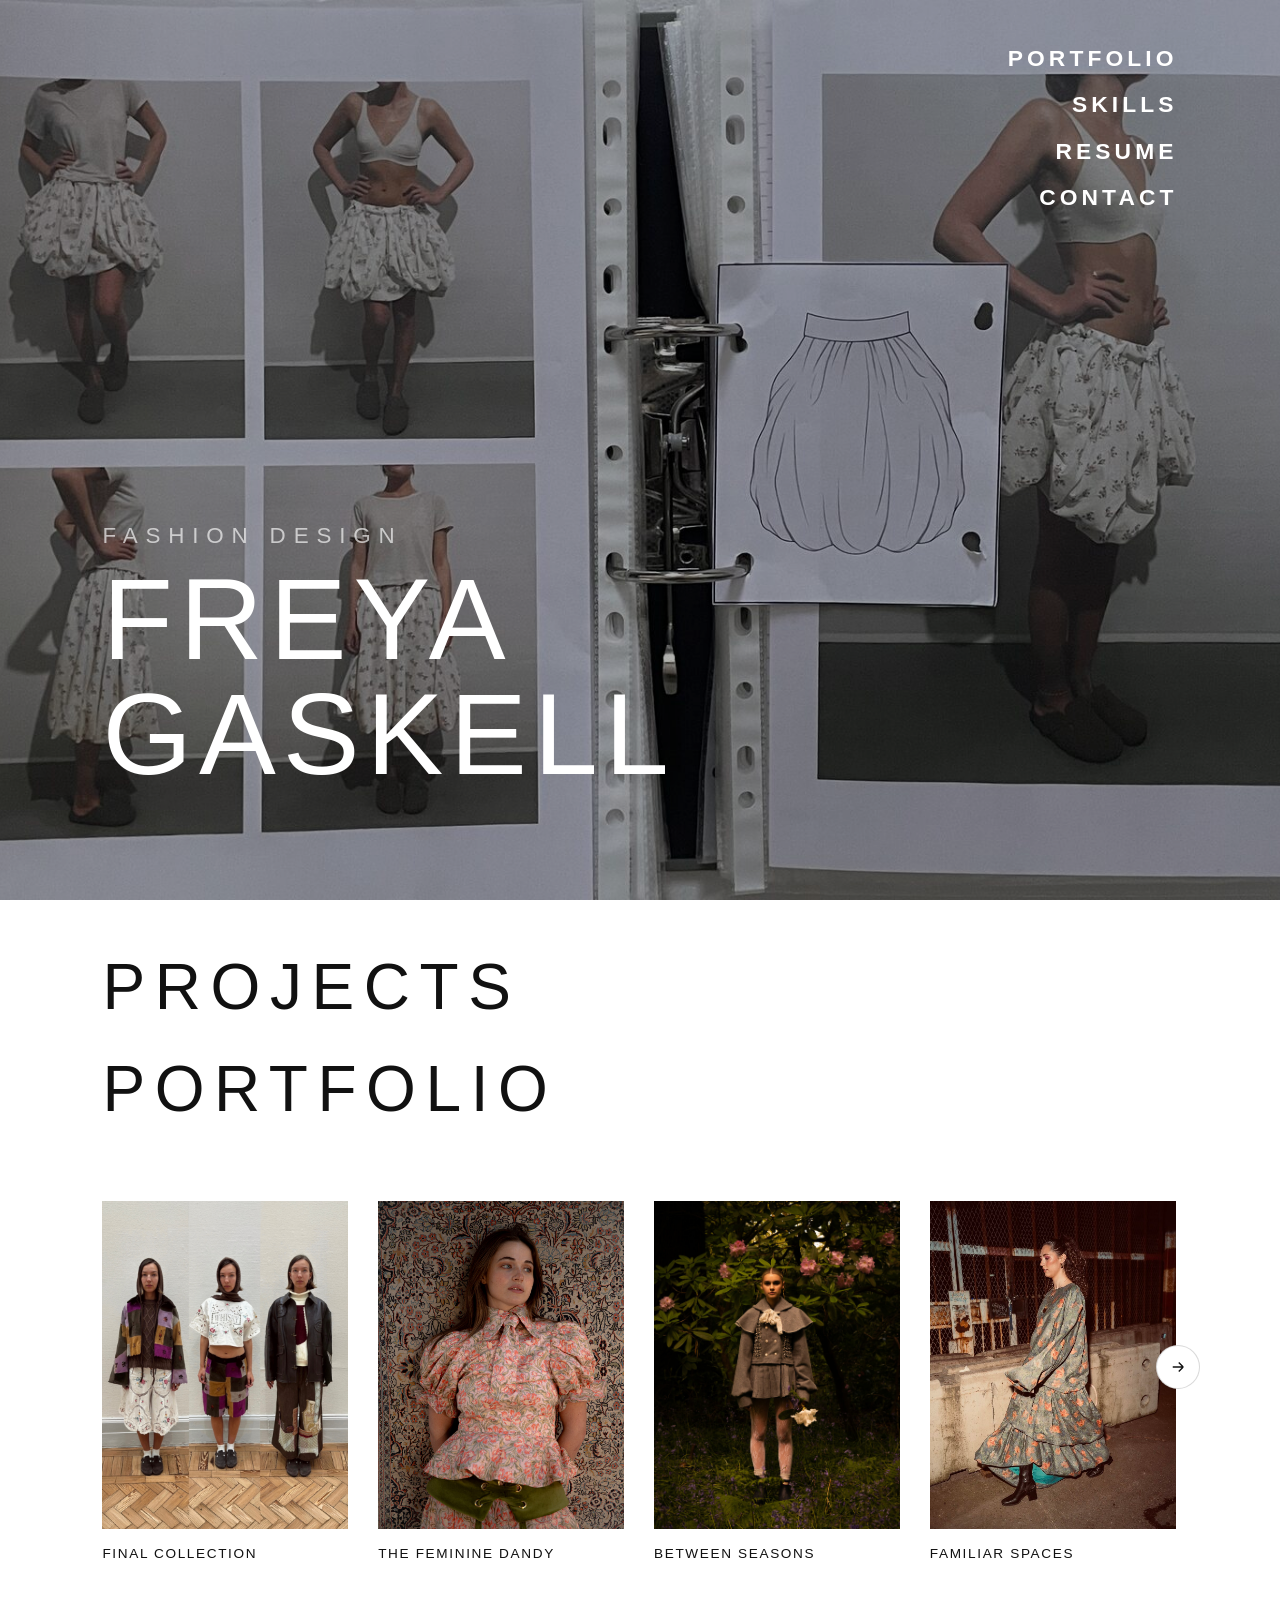
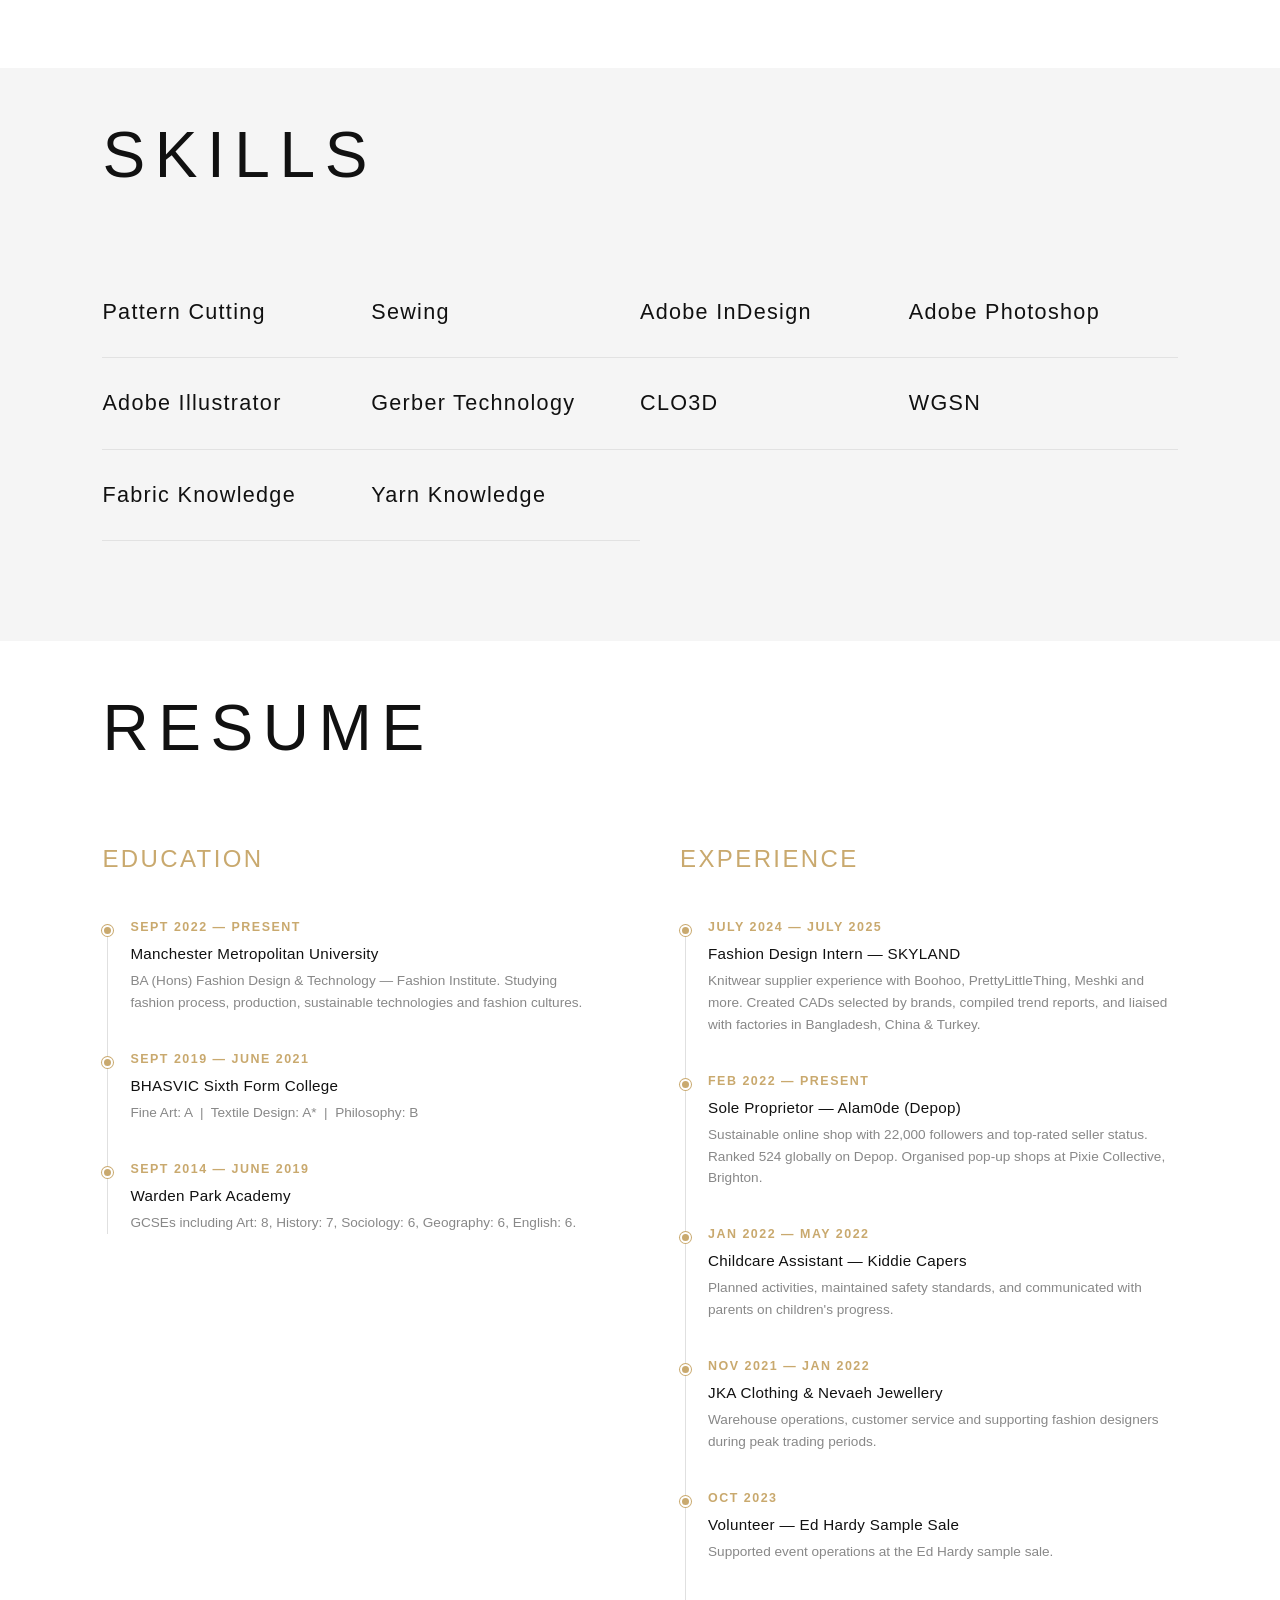
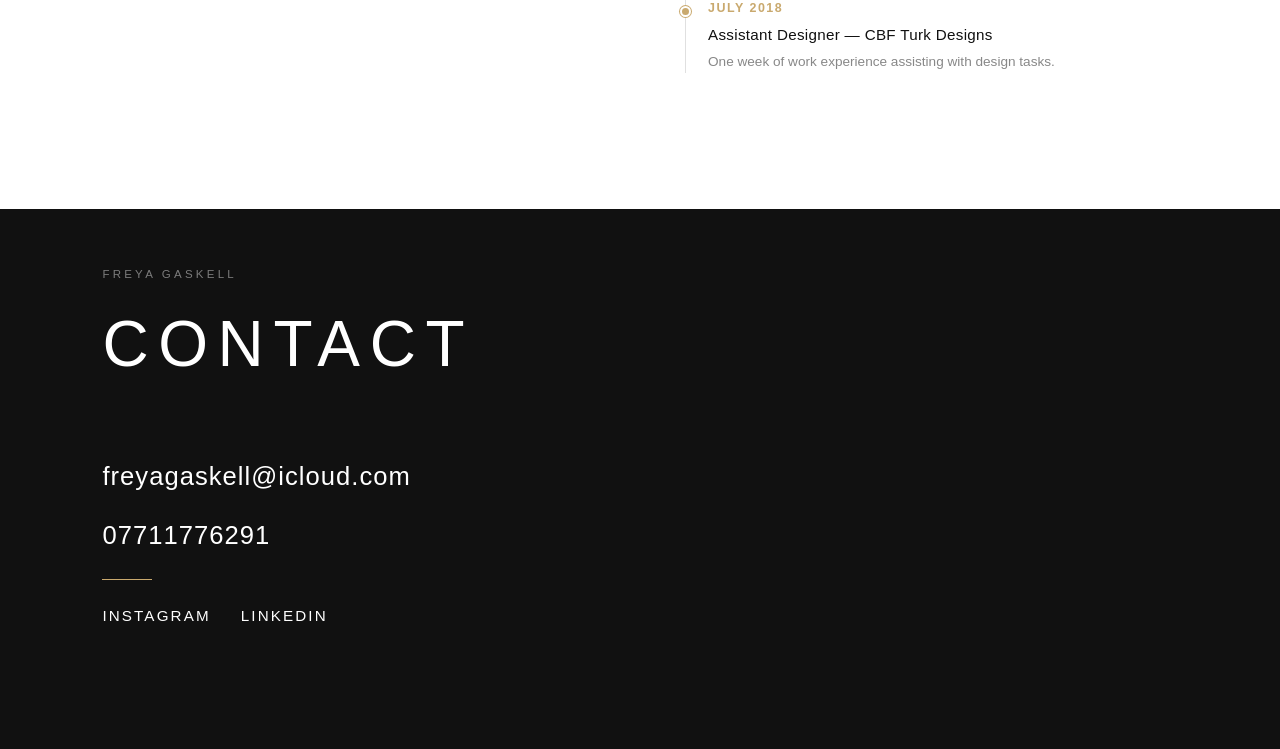
<file: index.html>
<!DOCTYPE html>
<html lang="en">
<head>
<meta charset="UTF-8">
<meta name="viewport" content="width=device-width, initial-scale=1.0">
<title>Freya Gaskell — Fashion Design Portfolio</title>
<meta name="description" content="Fashion design portfolio of Freya Gaskell — BA Fashion Design & Technology student at Manchester Metropolitan University. Projects, skills, resume and contact.">
<!-- Open Graph -->
<meta property="og:type" content="website">
<meta property="og:url" content="https://freyagaskell.com/">
<meta property="og:title" content="Freya Gaskell — Fashion Design Portfolio">
<meta property="og:description" content="Fashion design portfolio of Freya Gaskell — BA Fashion Design & Technology student at Manchester Metropolitan University. Projects, skills, resume and contact.">
<meta property="og:image" content="https://freyagaskell.com/img/banner.JPG">
<!-- Twitter Card -->
<meta name="twitter:card" content="summary_large_image">
<meta name="twitter:title" content="Freya Gaskell — Fashion Design Portfolio">
<meta name="twitter:description" content="Fashion design portfolio of Freya Gaskell — BA Fashion Design & Technology student at Manchester Metropolitan University.">
<meta name="twitter:image" content="https://freyagaskell.com/img/banner.JPG">
<link rel="icon" type="image/svg+xml" href="/favicon.svg">
<link rel="apple-touch-icon" href="/favicon.svg">
<link rel="preconnect" href="https://fonts.cdnfonts.com" crossorigin>
<link href="https://fonts.cdnfonts.com/css/glacial-indifference-2" rel="stylesheet">
<link rel="stylesheet" href="styles.css">
<style>
  /* ── Section base (index-specific padding) ── */
  section {
    width: 100%;
    padding: 36px 8% 100px;
    scroll-margin-top: 56px;
  }

  #hero {
    scroll-margin-top: 0;
  }

  .section-heading {
    font-family: var(--heading);
    font-weight: 300;
    font-size: clamp(2.4rem, 5vw, 4rem);
    letter-spacing: 0.15em;
    text-transform: uppercase;
    margin-bottom: 60px;
  }

  /* ── Sticky nav links (index-only) ── */
  .sticky-nav-links {
    display: flex;
    gap: 28px;
  }

  .sticky-nav-links a {
    font-family: var(--body);
    font-weight: 500;
    font-size: 0.78rem;
    letter-spacing: 0.14em;
    text-transform: uppercase;
    color: var(--grey);
    transition: color 0.3s;
  }

  .sticky-nav-links a:hover,
  .sticky-nav-links a.active {
    color: var(--black);
  }

  .sticky-nav-links a.active {
    border-bottom: 1px solid var(--gold);
    padding-bottom: 2px;
  }

  /* ═══════════════════════════════════
     HERO
  ═══════════════════════════════════ */
  #hero {
    min-height: 100vh;
    display: flex;
    flex-direction: column;
    align-items: flex-start;
    padding-top: 0;
    padding-bottom: 12vh;
    position: relative;
  }

  .hero-banner {
    position: absolute;
    inset: 0;
    width: 100%;
    max-height: none;
    margin: 0;
    overflow: hidden;
    z-index: 0;
  }

  .hero-banner img {
    width: 100%;
    height: 100%;
    object-fit: cover;
    object-position: center top;
  }

  #hero::after {
    content: '';
    position: absolute;
    inset: 0;
    background: rgba(0,0,0,0.3);
    pointer-events: none;
    z-index: 1;
  }

  .hero-content {
    position: relative;
    z-index: 2;
    margin-top: auto;
  }

  .hero-nav {
    position: absolute;
    top: 40px;
    right: 8%;
    display: flex;
    flex-direction: column;
    align-items: flex-end;
    gap: 10px;
    z-index: 2;
  }

  .hero-nav a {
    transition: color 0.3s;
  }

  .hero-nav a:hover {
    color: var(--gold);
  }

  .nav-link {
    font-family: var(--body);
    font-weight: 600;
    font-size: 1.425rem;
    letter-spacing: 0.18em;
    text-transform: uppercase;
    color: var(--white);
  }

  .hero-subtitle {
    font-family: var(--heading);
    font-weight: 300;
    font-size: clamp(1rem, 2vw, 1.4rem);
    letter-spacing: 0.35em;
    text-transform: uppercase;
    color: rgba(255,255,255,0.65);
    margin-bottom: 8px;
  }

  .hero-title {
    font-family: var(--heading);
    font-weight: 300;
    font-size: clamp(3.2rem, 9vw, 7.5rem);
    letter-spacing: 0.06em;
    line-height: 1;
    text-transform: uppercase;
    color: var(--white);
  }

  /* ═══════════════════════════════════
     PORTFOLIO
  ═══════════════════════════════════ */
  #portfolio {
    background: var(--white);
  }

  .portfolio-slider-wrapper {
    position: relative;
  }

  .portfolio-grid {
    display: flex;
    gap: 30px;
    overflow-x: auto;
    scroll-snap-type: x mandatory;
    scroll-behavior: smooth;
    -webkit-overflow-scrolling: touch;
    scrollbar-width: none;
    padding-bottom: 4px;
  }

  .portfolio-grid::-webkit-scrollbar {
    display: none;
  }

  .portfolio-card {
    flex: 0 0 calc(25% - 23px);
    scroll-snap-align: start;
    cursor: pointer;
    position: relative;
  }

  .slider-arrow {
    position: absolute;
    top: calc(50% - 18px);
    transform: translateY(-50%);
    width: 44px;
    height: 44px;
    border-radius: 50%;
    border: 1px solid rgba(0,0,0,0.15);
    background: var(--white);
    color: var(--black);
    cursor: pointer;
    display: flex;
    align-items: center;
    justify-content: center;
    z-index: 2;
    transition: background 0.2s ease, border-color 0.2s ease, color 0.2s ease, opacity 0.2s ease;
  }

  .slider-arrow:hover {
    background: var(--gold);
    border-color: var(--gold);
    color: var(--white);
  }

  .slider-arrow svg {
    width: 18px;
    height: 18px;
    flex-shrink: 0;
  }

  .slider-arrow--prev { left: -22px; }
  .slider-arrow--next { right: -22px; }

  .slider-arrow.hidden {
    opacity: 0;
    pointer-events: none;
  }

  .portfolio-card .card-img {
    position: relative;
    overflow: hidden;
    aspect-ratio: 3/4;
    background: var(--light-grey);
  }

  .portfolio-card .card-img img {
    width: 100%;
    height: 100%;
    object-fit: cover;
    transition: transform 0.6s ease;
  }

  .portfolio-card .card-img::after {
    content: '';
    position: absolute;
    inset: 0;
    background: var(--gold);
    opacity: 0;
    transition: opacity 0.4s ease;
    pointer-events: none;
  }

  .portfolio-card:hover .card-img::after {
    opacity: 0.18;
  }

  .portfolio-card:hover .card-img img {
    transform: scale(1.03);
  }

  .portfolio-card .card-title {
    font-family: var(--body);
    font-weight: 400;
    font-size: 0.85rem;
    letter-spacing: 0.12em;
    text-transform: uppercase;
    margin-top: 14px;
  }

  /* ═══════════════════════════════════
     SKILLS
  ═══════════════════════════════════ */
  #skills {
    background: var(--light-grey);
  }

  .skills-grid {
    display: grid;
    grid-template-columns: repeat(auto-fill, minmax(220px, 1fr));
    gap: 0;
  }

  .skill-item {
    padding: 28px 0;
    border-bottom: 1px solid rgba(0,0,0,0.08);
    font-family: var(--heading);
    font-weight: 400;
    font-size: clamp(1.1rem, 2vw, 1.35rem);
    letter-spacing: 0.06em;
  }

  /* ═══════════════════════════════════
     RESUME
  ═══════════════════════════════════ */
  #resume {
    background: var(--white);
  }

  .resume-columns {
    display: grid;
    grid-template-columns: 1fr 1fr;
    gap: 60px 80px;
  }

  .resume-col h3 {
    font-family: var(--heading);
    font-weight: 400;
    font-size: 1.5rem;
    letter-spacing: 0.1em;
    text-transform: uppercase;
    margin-bottom: 40px;
    color: var(--gold);
  }

  .timeline {
    position: relative;
    padding-left: 28px;
  }

  .timeline::before {
    content: '';
    position: absolute;
    left: 5px;
    top: 6px;
    bottom: 0;
    width: 1px;
    background: rgba(0,0,0,0.12);
  }

  .timeline-item {
    position: relative;
    margin-bottom: 36px;
  }

  .timeline-item::before {
    content: '';
    position: absolute;
    left: -28px;
    top: 7px;
    width: 11px;
    height: 11px;
    border-radius: 50%;
    background: var(--gold);
    border: 2px solid var(--white);
    box-shadow: 0 0 0 1px var(--gold);
  }

  .timeline-year {
    font-family: var(--body);
    font-weight: 600;
    font-size: 0.78rem;
    letter-spacing: 0.12em;
    text-transform: uppercase;
    color: var(--gold);
    margin-bottom: 4px;
  }

  .timeline-title {
    font-family: var(--body);
    font-weight: 500;
    font-size: 0.95rem;
    letter-spacing: 0.02em;
    margin-bottom: 4px;
  }

  .timeline-desc {
    font-family: var(--body);
    font-weight: 300;
    font-size: 0.85rem;
    color: var(--grey);
    line-height: 1.6;
  }

  /* ═══════════════════════════════════
     CONTACT
  ═══════════════════════════════════ */
  #contact {
    background: var(--black);
    color: var(--white);
    min-height: 60vh;
    display: flex;
    flex-direction: column;
    justify-content: center;
  }

  #contact .section-heading {
    color: var(--white);
  }

  .contact-info {
    display: flex;
    flex-direction: column;
    gap: 18px;
  }

  .contact-info a,
  .contact-info span {
    font-family: var(--heading);
    font-weight: 300;
    font-size: clamp(1.1rem, 2.5vw, 1.6rem);
    letter-spacing: 0.04em;
    transition: color 0.3s;
  }

  .contact-info a:hover {
    color: var(--gold);
  }

  .contact-divider {
    width: 50px;
    height: 1px;
    background: var(--gold);
    margin: 24px 0;
  }

  .contact-social {
    display: flex;
    gap: 30px;
  }

  .contact-social a {
    font-family: var(--body);
    font-weight: 400;
    font-size: 0.95rem;
    letter-spacing: 0.14em;
    text-transform: uppercase;
    color: var(--white);
    transition: color 0.3s;
  }

  .contact-social a:hover {
    color: var(--gold);
  }

  /* ═══════════════════════════════════
     RESPONSIVE
  ═══════════════════════════════════ */

  /* Tablet */
  @media (max-width: 900px) {
    .portfolio-grid {
      gap: 20px;
    }
    .portfolio-card {
      flex: 0 0 calc(50% - 20px);
    }
    .resume-columns {
      grid-template-columns: 1fr;
      gap: 40px;
    }
    /* Revert full-bleed hero to static layout */
    .hero-banner {
      position: static;
      width: 100%;
      max-height: 45vh;
      margin-top: 40px;
      z-index: auto;
    }
    #hero::after { display: none; }
    .hero-subtitle { color: var(--grey); }
    .hero-title { color: var(--black); }
    .nav-link { color: var(--black); }
    .hero-nav {
      position: static;
      flex-direction: row;
      flex-wrap: wrap;
      gap: 16px 28px;
      margin-top: 40px;
      z-index: auto;
    }
    #hero {
      padding-bottom: 8vh;
    }
    .nav-link {
      font-size: 1.15rem;
    }
    .skills-grid {
      grid-template-columns: repeat(2, 1fr);
    }
    .hero-banner {
      width: 100%;
    }
    .sticky-nav-links {
      gap: 20px;
    }
  }

  /* Mobile */
  @media (max-width: 600px) {
    section {
      padding: 28px 5% 60px;
    }
    .section-heading {
      font-size: clamp(1.8rem, 8vw, 2.4rem);
      letter-spacing: 0.1em;
      margin-bottom: 40px;
    }

    /* Hero */
    #hero {
      min-height: 100svh;
      padding-bottom: 10vh;
      padding-top: 30px;
    }
    .hero-banner {
      margin-top: 20px;
    }
    .hero-nav {
      display: none;
    }
    .nav-link {
      font-size: 0.95rem;
      padding: 6px 0;
    }
    .hero-title {
      font-size: clamp(2.6rem, 14vw, 4.5rem);
    }
    .hero-subtitle {
      font-size: 0.85rem;
      letter-spacing: 0.25em;
    }

    /* Portfolio */
    .portfolio-grid {
      gap: 16px;
    }
    .portfolio-card {
      flex: 0 0 80%;
    }
    .slider-arrow { display: none; }
    .portfolio-card .card-img {
      aspect-ratio: 4/5;
    }
    .portfolio-card .card-title {
      margin-top: 10px;
      font-size: 0.8rem;
    }

    /* Skills */
    .skills-grid {
      grid-template-columns: 1fr;
    }
    .skill-item {
      padding: 20px 0;
      font-size: 1.05rem;
    }

    /* Resume */
    .resume-col h3 {
      font-size: 1.25rem;
      margin-bottom: 28px;
    }
    .timeline-item {
      margin-bottom: 28px;
    }
    .timeline-title {
      font-size: 0.9rem;
    }
    .timeline-desc {
      font-size: 0.82rem;
    }

    /* Contact */
    #contact {
      min-height: auto;
      padding-top: 60px;
      padding-bottom: 60px;
    }
    .contact-info a,
    .contact-info span {
      font-size: 1.05rem;
      word-break: break-all;
    }
    .contact-social {
      gap: 20px;
    }
    .contact-social a {
      font-size: 0.8rem;
      padding: 6px 0;
    }
    .hero-banner {
      width: 100%;
    }
    .sticky-nav-links {
      gap: 10px;
    }
    .sticky-nav-links a {
      font-size: 0.65rem;
      letter-spacing: 0.08em;
    }
  }

  /* Small phones */
  @media (max-width: 380px) {
    section {
      padding: 50px 4.5%;
    }
    .hero-title {
      font-size: 2.4rem;
    }
    .nav-link {
      font-size: 0.85rem;
    }
    .skills-grid {
      grid-template-columns: 1fr;
    }
  }
</style>
</head>
<body>

<!-- ════════ STICKY NAV ════════ -->
<nav class="sticky-nav" id="stickyNav" aria-label="Main navigation">
  <a href="#hero" class="sticky-nav-brand">Freya Gaskell</a>
  <div class="sticky-nav-links">
    <a href="#portfolio">Portfolio</a>
    <a href="#skills">Skills</a>
    <a href="#resume">Resume</a>
    <a href="#contact">Contact</a>
  </div>
</nav>

<!-- ════════ BACK TO TOP ════════ -->
<button class="back-to-top" id="backToTop" aria-label="Back to top">
  <svg viewBox="0 0 24 24" fill="none" stroke="currentColor" stroke-width="1.5"><path d="M12 19V5m0 0l-6 6m6-6l6 6"/></svg>
</button>

<section id="hero">
  <nav class="hero-nav" aria-label="Page navigation">
    <a href="#portfolio" class="nav-link">Portfolio</a>
    <a href="#skills" class="nav-link">Skills</a>
    <a href="#resume" class="nav-link">Resume</a>
    <a href="#contact" class="nav-link">Contact</a>
  </nav>
  <div class="hero-banner">
    <img src="img/banner.JPG" alt="Freya Gaskell — fashion portfolio banner" fetchpriority="high">
  </div>
  <div class="hero-content reveal">
    <p class="hero-subtitle">Fashion Design</p>
    <h1 class="hero-title">Freya<br>Gaskell</h1>
  </div>
</section>

<!-- ════════ PORTFOLIO ════════ -->
<section id="portfolio">
  <h2 class="section-heading reveal">Projects<br>Portfolio</h2>
  <div class="portfolio-slider-wrapper">
    <button class="slider-arrow slider-arrow--prev hidden" aria-label="Previous projects">
      <svg viewBox="0 0 24 24" fill="none" stroke="currentColor" stroke-width="1.8"><path d="M19 12H5m0 0l6-6m-6 6l6 6"/></svg>
    </button>
    <div class="portfolio-grid">
    <a class="portfolio-card reveal" href="projects/final-collection.html">
      <div class="card-img"><img src="img/final-collection/cover.jpg" alt="Final Collection" loading="lazy"></div>
      <p class="card-title">Final Collection</p>
    </a>
    <a class="portfolio-card reveal" href="projects/the-feminine-dandy.html">
      <div class="card-img"><img src="img/femine-dandy.jpg" alt="The Feminine Dandy" loading="lazy"></div>
      <p class="card-title">The Feminine Dandy</p>
    </a>
    <a class="portfolio-card reveal" href="projects/between-seasons.html">
      <div class="card-img"><img src="img/between-seasons.jpg" alt="Between Seasons" loading="lazy"></div>
      <p class="card-title">Between Seasons</p>
    </a>
    <a class="portfolio-card reveal" href="projects/familiar-spaces.html">
      <div class="card-img"><img src="img/familiar-spaces/01.jpg" alt="Familiar Spaces" loading="lazy"></div>
      <p class="card-title">Familiar Spaces</p>
    </a>
    <a class="portfolio-card reveal" href="projects/modern-dandy.html">
      <div class="card-img"><img src="img/modern-dandy.jpg" alt="Modern Dandy" loading="lazy"></div>
      <p class="card-title">Modern Dandy</p>
    </a>
  </div>
  <button class="slider-arrow slider-arrow--next" aria-label="Next projects">
    <svg viewBox="0 0 24 24" fill="none" stroke="currentColor" stroke-width="1.8"><path d="M5 12h14m0 0l-6-6m6 6l-6 6"/></svg>
  </button>
</div>
</section>

<!-- ════════ SKILLS ════════ -->
<section id="skills">
  <h2 class="section-heading reveal">Skills</h2>
  <div class="skills-grid">
    <div class="skill-item reveal">Pattern Cutting</div>
    <div class="skill-item reveal">Sewing</div>
    <div class="skill-item reveal">Adobe InDesign</div>
    <div class="skill-item reveal">Adobe Photoshop</div>
    <div class="skill-item reveal">Adobe Illustrator</div>
    <div class="skill-item reveal">Gerber Technology</div>
    <div class="skill-item reveal">CLO3D</div>
    <div class="skill-item reveal">WGSN</div>
    <div class="skill-item reveal">Fabric Knowledge</div>
    <div class="skill-item reveal">Yarn Knowledge</div>
  </div>
</section>

<!-- ════════ RESUME ════════ -->
<section id="resume">
  <h2 class="section-heading reveal">Resume</h2>
  <div class="resume-columns">

    <!-- Education -->
    <div class="resume-col reveal">
      <h3>Education</h3>
      <div class="timeline">
        <div class="timeline-item">
          <div class="timeline-year">Sept 2022 — Present</div>
          <div class="timeline-title">Manchester Metropolitan University</div>
          <div class="timeline-desc">BA (Hons) Fashion Design &amp; Technology — Fashion Institute. Studying fashion process, production, sustainable technologies and fashion cultures.</div>
        </div>
        <div class="timeline-item">
          <div class="timeline-year">Sept 2019 — June 2021</div>
          <div class="timeline-title">BHASVIC Sixth Form College</div>
          <div class="timeline-desc">Fine Art: A &nbsp;|&nbsp; Textile Design: A* &nbsp;|&nbsp; Philosophy: B</div>
        </div>
        <div class="timeline-item">
          <div class="timeline-year">Sept 2014 — June 2019</div>
          <div class="timeline-title">Warden Park Academy</div>
          <div class="timeline-desc">GCSEs including Art: 8, History: 7, Sociology: 6, Geography: 6, English: 6.</div>
        </div>
      </div>
    </div>

    <!-- Experience -->
    <div class="resume-col reveal">
      <h3>Experience</h3>
      <div class="timeline">
        <div class="timeline-item">
          <div class="timeline-year">July 2024 — July 2025</div>
          <div class="timeline-title">Fashion Design Intern — SKYLAND</div>
          <div class="timeline-desc">Knitwear supplier experience with Boohoo, PrettyLittleThing, Meshki and more. Created CADs selected by brands, compiled trend reports, and liaised with factories in Bangladesh, China &amp; Turkey.</div>
        </div>
        <div class="timeline-item">
          <div class="timeline-year">Feb 2022 — Present</div>
          <div class="timeline-title">Sole Proprietor — Alam0de (Depop)</div>
          <div class="timeline-desc">Sustainable online shop with 22,000 followers and top-rated seller status. Ranked 524 globally on Depop. Organised pop-up shops at Pixie Collective, Brighton.</div>
        </div>
        <div class="timeline-item">
          <div class="timeline-year">Jan 2022 — May 2022</div>
          <div class="timeline-title">Childcare Assistant — Kiddie Capers</div>
          <div class="timeline-desc">Planned activities, maintained safety standards, and communicated with parents on children's progress.</div>
        </div>
        <div class="timeline-item">
          <div class="timeline-year">Nov 2021 — Jan 2022</div>
          <div class="timeline-title">JKA Clothing &amp; Nevaeh Jewellery</div>
          <div class="timeline-desc">Warehouse operations, customer service and supporting fashion designers during peak trading periods.</div>
        </div>
        <div class="timeline-item">
          <div class="timeline-year">Oct 2023</div>
          <div class="timeline-title">Volunteer — Ed Hardy Sample Sale</div>
          <div class="timeline-desc">Supported event operations at the Ed Hardy sample sale.</div>
        </div>
        <div class="timeline-item">
          <div class="timeline-year">July 2018</div>
          <div class="timeline-title">Assistant Designer — CBF Turk Designs</div>
          <div class="timeline-desc">One week of work experience assisting with design tasks.</div>
        </div>
      </div>
    </div>

  </div>
</section>

<!-- ════════ CONTACT ════════ -->
<section id="contact">
  <span class="section-label reveal">Freya Gaskell</span>
  <h2 class="section-heading reveal">Contact</h2>
  <div class="contact-info reveal">
    <a href="mailto:freyagaskell@icloud.com">freyagaskell@icloud.com</a>
    <a href="tel:+447711776291">07711776291</a>
  </div>
  <div class="contact-divider reveal"></div>
  <div class="contact-social reveal">
    <a href="https://www.instagram.com/freyagaskelll" target="_blank" rel="noopener">Instagram</a>
    <a href="https://uk.linkedin.com/in/freya-gaskell" target="_blank" rel="noopener">LinkedIn</a>
  </div>
</section>

<script>
  (function () {
    const grid = document.querySelector('.portfolio-grid');
    const prev = document.querySelector('.slider-arrow--prev');
    const next = document.querySelector('.slider-arrow--next');
    function updateArrows() {
      prev.classList.toggle('hidden', grid.scrollLeft <= 1);
      next.classList.toggle('hidden', grid.scrollLeft + grid.clientWidth >= grid.scrollWidth - 1);
    }
    prev.addEventListener('click', function () {
      grid.scrollBy({ left: -(grid.clientWidth / 4 + 30), behavior: 'smooth' });
    });
    next.addEventListener('click', function () {
      grid.scrollBy({ left: grid.clientWidth / 4 + 30, behavior: 'smooth' });
    });
    grid.addEventListener('scroll', updateArrows, { passive: true });
    updateArrows();
  })();
</script>
<script src="scripts.js" defer></script>
<script>
(function() {
  /* ── Active section highlight + URL sync ── */
  const stickyLinks = document.querySelectorAll('.sticky-nav-links a');
  const sections = document.querySelectorAll('section[id]');
  let lastHash = '';

  function updateActiveLink() {
    let current = '';
    const atBottom = (window.innerHeight + window.scrollY) >= (document.body.offsetHeight - 10);
    if (atBottom) {
      current = 'contact';
    } else {
      sections.forEach(s => {
        if (s.id === 'hero') return;
        const rect = s.getBoundingClientRect();
        if (rect.top <= 120) current = s.id;
      });
    }
    stickyLinks.forEach(link => {
      link.classList.toggle('active', link.getAttribute('href') === '#' + current);
    });
    const newHash = current ? '#' + current : location.pathname;
    if (newHash !== lastHash) {
      lastHash = newHash;
      history.replaceState(null, '', newHash);
    }
  }
  window.addEventListener('scroll', updateActiveLink, { passive: true });
  updateActiveLink();
})();
</script>
</body>
</html>
</file>
<file: styles.css>
/* ── Reset & Base ── */
*, *::before, *::after { margin: 0; padding: 0; box-sizing: border-box; }

:root {
  --gold: #C9A96E;
  --gold-light: rgba(201, 169, 110, 0.15);
  --black: #111;
  --white: #fff;
  --grey: #888;
  --light-grey: #f5f5f5;
  --heading: 'Glacial Indifference', Helvetica, Arial, sans-serif;
  --body: 'Glacial Indifference', Helvetica, Arial, sans-serif;
}

html {
  scroll-behavior: smooth;
  font-size: 16px;
}

body {
  font-family: var(--body);
  font-weight: 300;
  color: var(--black);
  background: var(--white);
  line-height: 1.6;
  overflow-x: hidden;
  -webkit-font-smoothing: antialiased;
}

::selection {
  background: var(--gold);
  color: var(--white);
}

img { display: block; max-width: 100%; }

a {
  color: inherit;
  text-decoration: none;
}

/* ── Fade-in animation ── */
.reveal {
  opacity: 0;
  transform: translateY(30px);
  transition: opacity 0.8s ease, transform 0.8s ease;
  transition-delay: var(--delay, 0ms);
}
.reveal.visible {
  opacity: 1;
  transform: translateY(0);
}

/* ── Section label ── */
.section-label {
  font-family: var(--body);
  font-weight: 400;
  font-size: 0.72rem;
  letter-spacing: 0.28em;
  text-transform: uppercase;
  color: var(--grey);
  margin-bottom: 10px;
  display: block;
}

#contact .section-label {
  color: rgba(255,255,255,0.45);
}

/* ═══════════════════════════════════
   STICKY NAV
═══════════════════════════════════ */
.sticky-nav {
  position: fixed;
  top: 0;
  left: 0;
  right: 0;
  z-index: 900;
  background: rgba(255,255,255,0.95);
  backdrop-filter: blur(10px);
  -webkit-backdrop-filter: blur(10px);
  display: flex;
  align-items: center;
  justify-content: space-between;
  padding: 16px 8%;
  border-bottom: 1px solid rgba(0,0,0,0.06);
  transform: translateY(-100%);
  transition: transform 0.4s ease;
}

.sticky-nav.visible {
  transform: translateY(0);
}

.sticky-nav-brand {
  font-family: var(--heading);
  font-weight: 400;
  font-size: 0.8rem;
  letter-spacing: 0.22em;
  text-transform: uppercase;
}

.sticky-nav-back {
  font-family: var(--body);
  font-weight: 500;
  font-size: 0.78rem;
  letter-spacing: 0.14em;
  text-transform: uppercase;
  color: var(--grey);
  display: inline-flex;
  align-items: center;
  gap: 8px;
  transition: color 0.3s;
}
.sticky-nav-back:hover { color: var(--black); }
.sticky-nav-back svg { width: 14px; height: 14px; }

/* ═══════════════════════════════════
   BACK TO TOP
═══════════════════════════════════ */
.back-to-top {
  position: fixed;
  bottom: 32px;
  right: 32px;
  z-index: 800;
  width: 44px;
  height: 44px;
  border-radius: 50%;
  background: var(--black);
  color: var(--white);
  border: none;
  cursor: pointer;
  display: flex;
  align-items: center;
  justify-content: center;
  opacity: 0;
  pointer-events: none;
  transform: translateY(10px);
  transition: opacity 0.3s, transform 0.3s, background 0.3s;
}

.back-to-top.visible {
  opacity: 1;
  pointer-events: all;
  transform: translateY(0);
}

.back-to-top:hover {
  background: var(--gold);
}

.back-to-top svg {
  width: 18px;
  height: 18px;
}

/* ═══════════════════════════════════
   PROJECT PAGE SHARED STRUCTURE
═══════════════════════════════════ */
.page-section {
  width: 100%;
  padding: 100px 8%;
  scroll-margin-top: 56px;
}

#project-hero {
  padding-top: 120px;
  padding-bottom: 100px;
}

.breadcrumb {
  display: inline-flex;
  align-items: center;
  gap: 8px;
  font-family: var(--body);
  font-weight: 400;
  font-size: 0.78rem;
  letter-spacing: 0.18em;
  text-transform: uppercase;
  color: var(--grey);
  margin-bottom: 40px;
  transition: color 0.3s;
}
.breadcrumb:hover { color: var(--gold); }
.breadcrumb svg { width: 14px; height: 14px; }

.project-title {
  font-family: var(--heading);
  font-weight: 300;
  font-size: clamp(3rem, 7.5vw, 6rem);
  letter-spacing: 0.04em;
  line-height: 1;
  text-transform: uppercase;
  margin-bottom: 48px;
}

.hero-grid {
  display: grid;
  grid-template-columns: 1fr 1fr;
  gap: 60px;
  align-items: start;
}

.hero-copy p {
  font-family: var(--body);
  font-weight: 300;
  font-size: 1.05rem;
  line-height: 1.8;
  color: #333;
  margin-bottom: 20px;
}
.hero-copy p:last-child { margin-bottom: 0; }

.hero-photos {
  display: grid;
  grid-template-columns: 1fr 1fr;
  gap: 16px;
}
.hero-photos img {
  width: 100%; height: 100%;
  object-fit: cover;
  transition: transform 0.6s ease;
}
.hero-photos .photo:hover img { transform: scale(1.03); }

/* ═══════════════════════════════════
   SPREAD SECTIONS
═══════════════════════════════════ */
.spread-section {
  padding: 80px 8%;
  background: var(--white);
}
.spread-section:nth-of-type(even) {
  background: var(--light-grey);
}

.spread-label {
  display: block;
  text-align: center;
  font-family: var(--body);
  font-weight: 400;
  font-size: 0.72rem;
  letter-spacing: 0.28em;
  text-transform: uppercase;
  color: var(--grey);
  margin-bottom: 24px;
}

.spread {
  width: 100%;
  max-width: 1600px;
  margin: 0 auto;
  aspect-ratio: 16/9;
  background: var(--white);
  overflow: hidden;
  cursor: zoom-in;
  box-shadow: 0 20px 60px -20px rgba(0,0,0,0.15);
}
.spread img {
  width: 100%; height: 100%;
  object-fit: contain;
  background: var(--white);
}

/* ═══════════════════════════════════
   PHOTO PAIR SECTION
═══════════════════════════════════ */
.photo-pair-section {
  padding: 80px 8%;
}
.photo-pair {
  display: grid;
  grid-template-columns: 1fr 1fr;
  gap: 24px;
  max-width: 1400px;
  margin: 0 auto;
}
.photo-pair .photo {
  aspect-ratio: 3/4;
  overflow: hidden;
  background: var(--light-grey);
  cursor: zoom-in;
}
.photo-pair img {
  width: 100%; height: 100%;
  object-fit: cover;
  transition: transform 0.6s ease;
}
.photo-pair .photo:hover img { transform: scale(1.02); }

/* ═══════════════════════════════════
   PROJECT FOOTER
═══════════════════════════════════ */
.project-footer {
  background: var(--black);
  color: var(--white);
  padding: 80px 8%;
  text-align: center;
}
.project-footer .section-label { color: rgba(255,255,255,0.45); }
.project-footer a {
  font-family: var(--heading);
  font-weight: 300;
  font-size: clamp(1.2rem, 3vw, 1.8rem);
  letter-spacing: 0.08em;
  text-transform: uppercase;
  display: inline-flex;
  align-items: center;
  gap: 14px;
  transition: color 0.3s;
}
.project-footer a:hover { color: var(--gold); }
.project-footer a svg { width: 22px; height: 22px; }

/* ── Project prev/next navigation (Phase 9) ── */
.project-footer-inner {
  display: grid;
  grid-template-columns: 1fr auto 1fr;
  align-items: center;
  gap: 40px;
  width: 100%;
  max-width: 1000px;
  margin: 0 auto;
}

.project-footer .project-nav-link {
  font-family: var(--heading);
  font-weight: 300;
  font-size: clamp(0.8rem, 1.5vw, 1rem);
  letter-spacing: 0.12em;
  text-transform: uppercase;
  color: rgba(255,255,255,0.55);
  display: flex;
  flex-direction: column;
  gap: 6px;
  transition: color 0.3s;
}
.project-footer .project-nav-link:hover {
  color: var(--gold);
}
.project-nav-link .nav-direction {
  font-size: 0.65rem;
  letter-spacing: 0.28em;
  color: rgba(255,255,255,0.3);
  transition: color 0.3s;
}
.project-footer .project-nav-link:hover .nav-direction {
  color: var(--gold);
}
.project-nav-link--next {
  text-align: right;
}
.project-footer-back {
  text-align: center;
}

/* ═══════════════════════════════════
   LIGHTBOX
═══════════════════════════════════ */
.lightbox {
  position: fixed;
  inset: 0;
  background: rgba(0,0,0,0.95);
  z-index: 1100;
  opacity: 0;
  pointer-events: none;
  transition: opacity 0.3s ease;
  display: flex;
  align-items: center;
  justify-content: center;
  padding: 40px;
  cursor: zoom-out;
}
.lightbox.active { opacity: 1; pointer-events: all; }
.lightbox img {
  max-width: 100%;
  max-height: 100%;
  object-fit: contain;
}
.lightbox-close {
  position: absolute;
  top: 24px; right: 24px;
  width: 44px; height: 44px;
  border-radius: 50%;
  background: rgba(255,255,255,0.1);
  color: var(--white);
  border: none;
  cursor: pointer;
  display: flex;
  align-items: center;
  justify-content: center;
  transition: background 0.3s;
}
.lightbox-close:hover { background: rgba(255,255,255,0.2); }
.lightbox-close svg { width: 22px; height: 22px; }

/* ═══════════════════════════════════
   RESPONSIVE — shared
═══════════════════════════════════ */
@media (max-width: 900px) {
  .hero-grid { grid-template-columns: 1fr; gap: 40px; }
}

@media (max-width: 600px) {
  .page-section { padding: 60px 5%; }
  .spread-section,
  .photo-pair-section,
  .photo-triple-section { padding: 50px 5%; }
  #project-hero { padding-top: 90px; padding-bottom: 60px; }
  .project-title { font-size: clamp(2.2rem, 10vw, 3.5rem); letter-spacing: 0.02em; }
  .breadcrumb { margin-bottom: 28px; font-size: 0.7rem; }
  .hero-copy p { font-size: 0.95rem; }
  .hero-photos { gap: 10px; }
  .photo-pair { gap: 12px; }
  .spread { box-shadow: 0 10px 30px -10px rgba(0,0,0,0.15); }
  .back-to-top { bottom: 20px; right: 20px; width: 38px; height: 38px; }
  .lightbox { padding: 20px; }
  .lightbox-close { top: 14px; right: 14px; width: 38px; height: 38px; }
  .sticky-nav {
    transform: translateY(0);
    transition: none;
    padding: 12px 4%;
  }
  .sticky-nav-brand { letter-spacing: 0.1em; }
  .project-footer-inner {
    grid-template-columns: 1fr;
    gap: 32px;
  }
  .project-nav-link--next { text-align: center; }
  .project-footer-back { order: -1; }
}

/* ═══════════════════════════════════
   REDUCED MOTION (Phase 7)
═══════════════════════════════════ */
@media (prefers-reduced-motion: reduce) {
  .reveal {
    opacity: 1;
    transform: none;
    transition: none;
  }
  .reveal.visible {
    opacity: 1;
    transform: none;
  }
}
</file>
